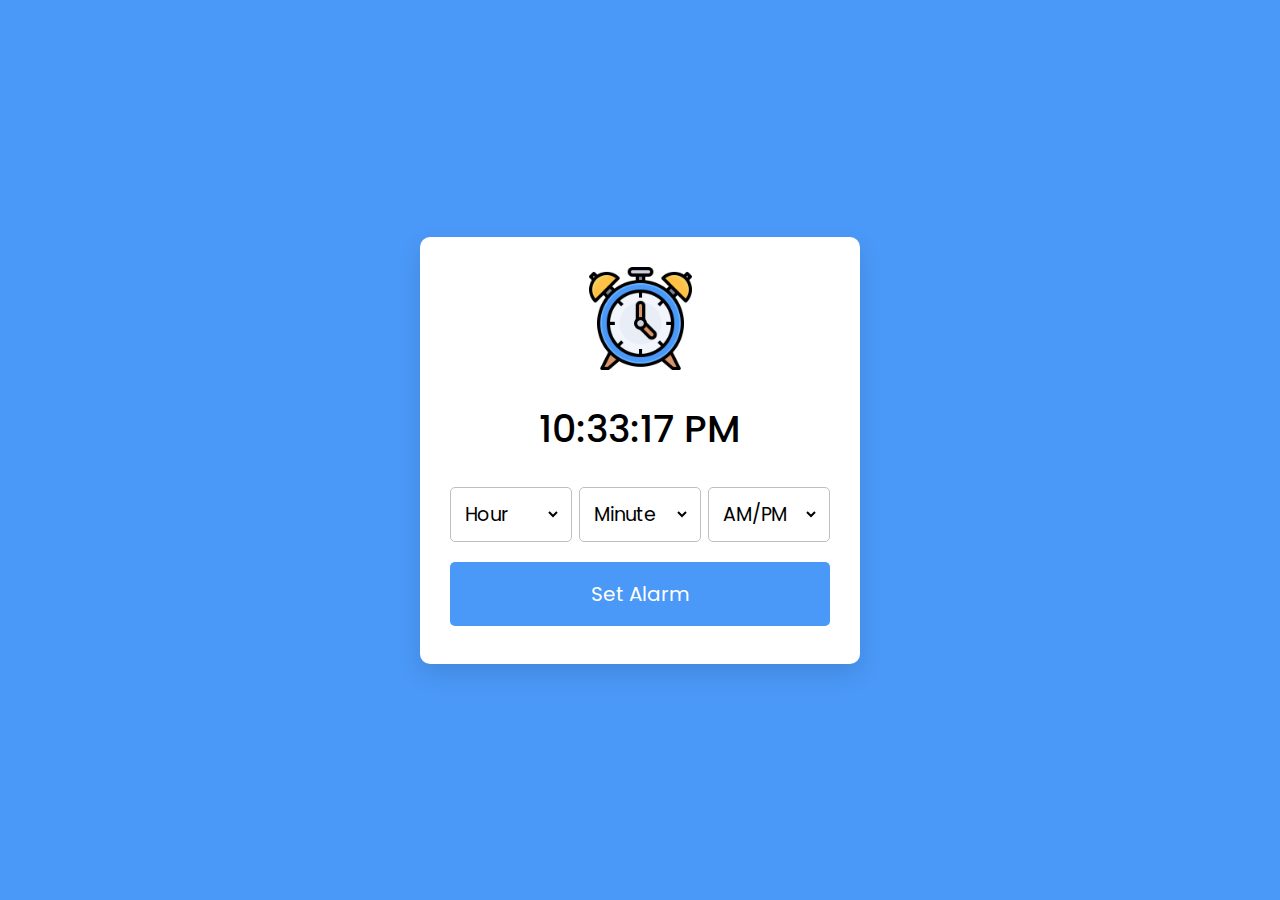
<file: Alarm-Clock/index.html>
<!DOCTYPE html>
<!-- Coding By CodingNepal - youtube.com/codingnepal -->
<html lang="en" dir="ltr">
  <head>
    <meta charset="utf-8">
    <title>Alarm Clock in JavaScript | CodingNepal</title>
    <link rel="stylesheet" href="style.css">
    <meta name="viewport" content="width=device-width, initial-scale=1.0">
  </head>
  <body>
    <div class="wrapper">
      <img src="./files/clock.svg" alt="clock">
      <h1>00:00:00 PM</h1>
      <div class="content">
        <div class="column">
          <select>
            <option value="Hour" selected disabled hidden>Hour</option>
          </select>
        </div>
        <div class="column">
          <select>
            <option value="Minute" selected disabled hidden>Minute</option>
          </select>
        </div>
        <div class="column">
          <select>
            <option value="AM/PM" selected disabled hidden>AM/PM</option>
          </select>
        </div>
      </div>
      <button>Set Alarm</button>
    </div>
    <script src="script.js"></script>
  </body>
</html>
</file>
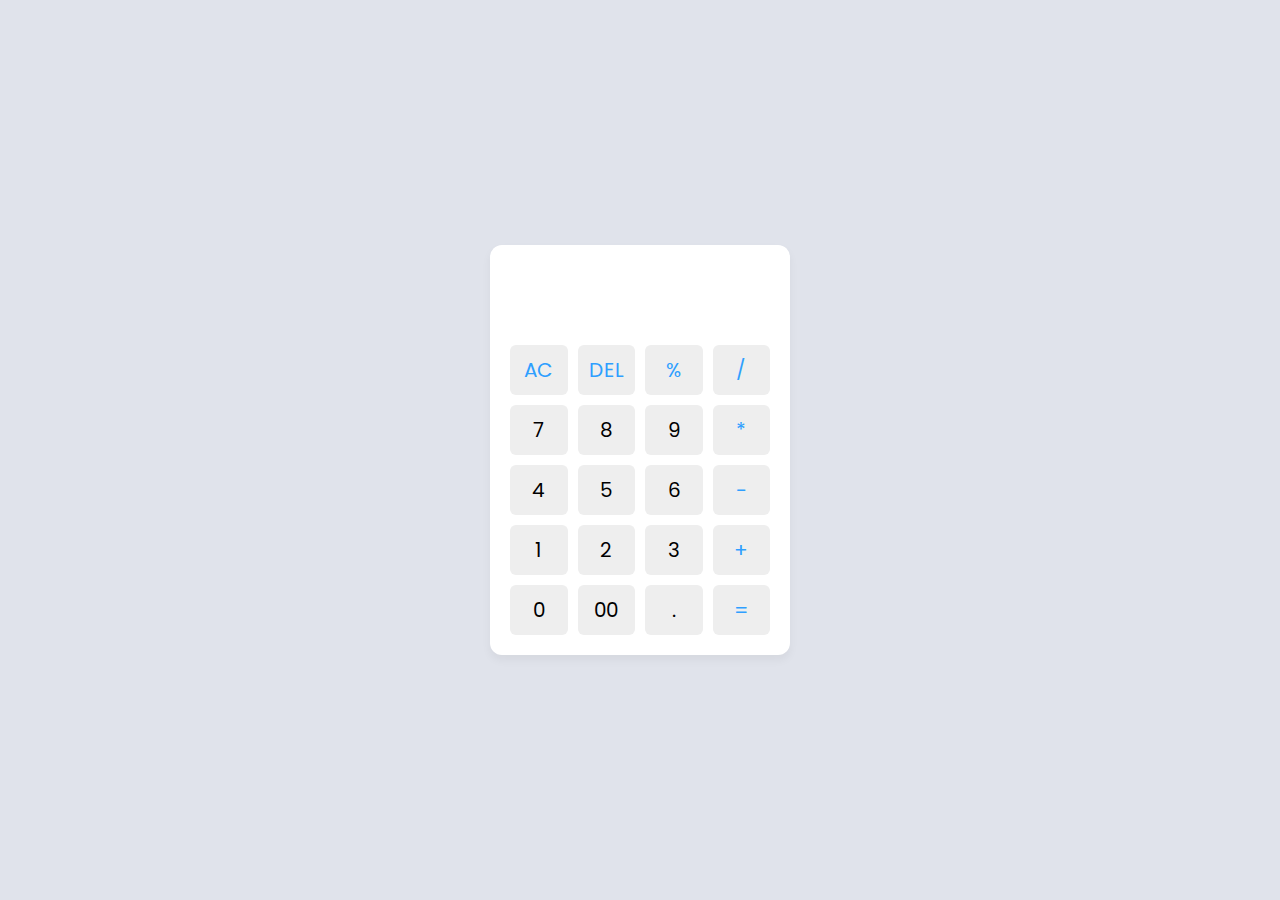
<file: Calculator/index.html>
<!DOCTYPE html>
<!-- YouTube & Website - CodingLab -->
<html lang="en">
  <head>
    <meta charset="UTF-8" />
    <meta http-equiv="X-UA-Compatible" content="IE=edge" />
    <meta name="viewport" content="width=device-width, initial-scale=1.0" />
    <title>Calculator in HTML CSS & JavaScript</title>
    <link rel="stylesheet" href="style.css" />
  </head>
  <body>
    <div class="container">
      <input type="text" class="display" />

      <div class="buttons">
        <button class="operator" data-value="AC">AC</button>
        <button class="operator" data-value="DEL">DEL</button>
        <button class="operator" data-value="%">%</button>
        <button class="operator" data-value="/">/</button>

        <button data-value="7">7</button>
        <button data-value="8">8</button>
        <button data-value="9">9</button>
        <button class="operator" data-value="*">*</button>

        <button data-value="4">4</button>
        <button data-value="5">5</button>
        <button data-value="6">6</button>
        <button class="operator" data-value="-">-</button>

        <button data-value="1">1</button>
        <button data-value="2">2</button>
        <button data-value="3">3</button>
        <button class="operator" data-value="+">+</button>

        <button data-value="0">0</button>
        <button data-value="00">00</button>
        <button data-value=".">.</button>
        <button class="operator" data-value="=">=</button>
      </div>
    </div>

    <script src="script.js"></script>
  </body>
</html>
</file>
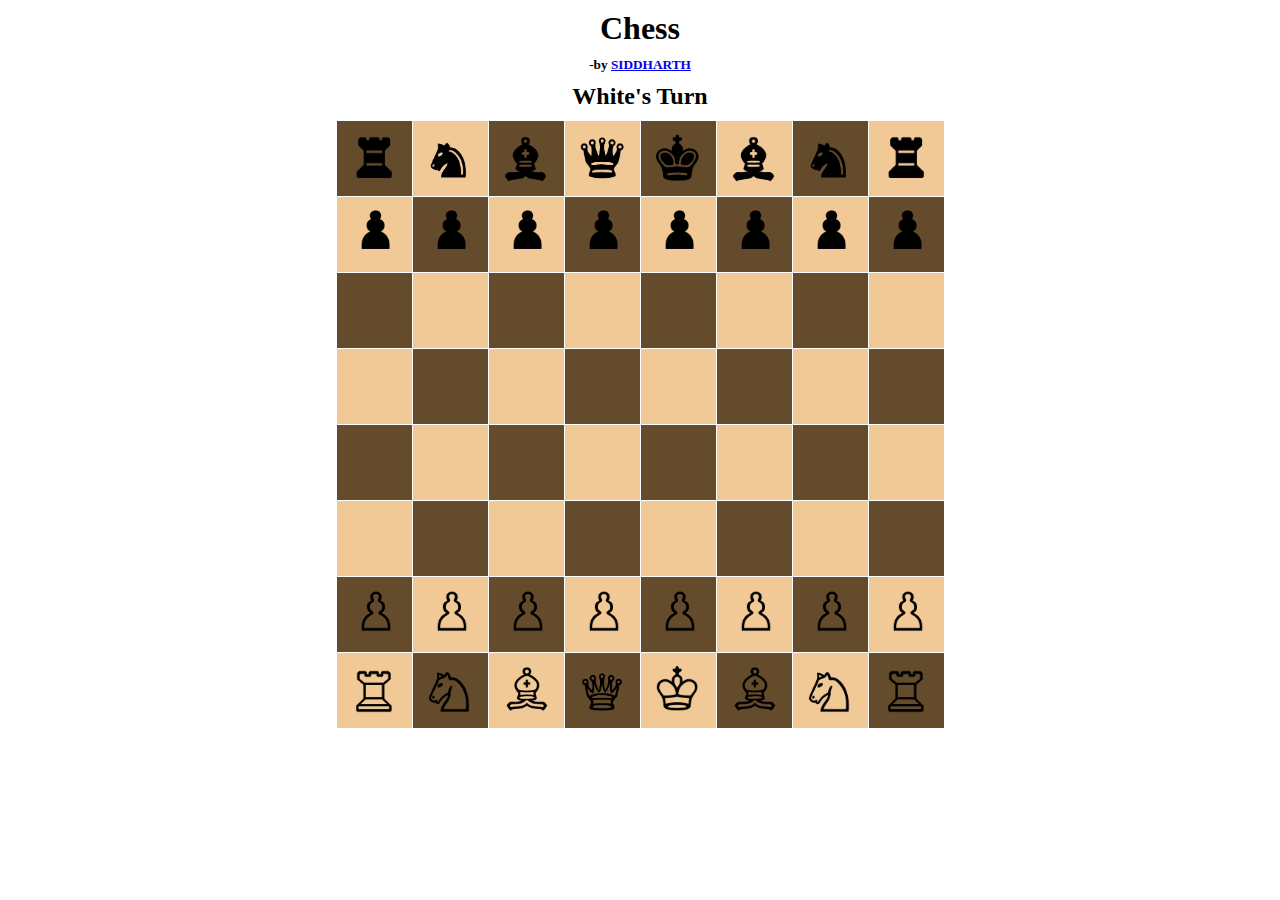
<file: Chess-Game/index.html>
<!DOCTYPE html>
<html lang="en">

<head>
    <meta charset="UTF-8">
    <meta http-equiv="X-UA-Compatible" content="IE=edge">
    <meta name="viewport" content="width=device-width, initial-scale=1.0">
    <meta name="author" content="Jahid Khan">
    <link rel="stylesheet" href="Chess.css">
    
    <title>Chess</title>
</head>


<body>

    <h1>Chess</h1>
    <h5>-by <a href="https://github.com/isiddverma">SIDDHARTH</a></h5>
    <h2 id="tog">White's Turn</h2>


    
    <ul>

        <div class="divv" id="row8">
            <li class="box" id="b801">Brook</li>
            <li class="box" id="b802">Bknight</li>
            <li class="box" id="b803">Bbishop</li>
            <li class="box" id="b804">Bqueen</li>
            <li class="box" id="b805">Bking</li>
            <li class="box" id="b806">Bbishop</li>
            <li class="box" id="b807">Bknight</li>
            <li class="box" id="b808">Brook</li>
        </div>
        <div class="divv" id="row7">
            <li class="box" id="b701">Bpawn</li>
            <li class="box" id="b702">Bpawn</li>
            <li class="box" id="b703">Bpawn</li>
            <li class="box" id="b704">Bpawn</li>
            <li class="box" id="b705">Bpawn</li>
            <li class="box" id="b706">Bpawn</li>
            <li class="box" id="b707">Bpawn</li>
            <li class="box" id="b708">Bpawn</li>
        </div>
        <div class="divv" id="row6">
            <li class="box" id="b601"></li>
            <li class="box" id="b602"></li>
            <li class="box" id="b603"></li>
            <li class="box" id="b604"></li>
            <li class="box" id="b605"></li>
            <li class="box" id="b606"></li>
            <li class="box" id="b607"></li>
            <li class="box" id="b608"></li>
        </div>
        <div class="divv" id="row5">
            <li class="box" id="b501"></li>
            <li class="box" id="b502"></li>
            <li class="box" id="b503"></li>
            <li class="box" id="b504"></li>
            <li class="box" id="b505"></li>
            <li class="box" id="b506"></li>
            <li class="box" id="b507"></li>
            <li class="box" id="b508"></li>
        </div>
        <div class="divv" id="row4">
            <li class="box" id="b401"></li>
            <li class="box" id="b402"></li>
            <li class="box" id="b403"></li>
            <li class="box" id="b404"></li>
            <li class="box" id="b405"></li>
            <li class="box" id="b406"></li>
            <li class="box" id="b407"></li>
            <li class="box" id="b408"></li>
        </div>
        <div class="divv" id="row3">
            <li class="box" id="b301"></li>
            <li class="box" id="b302"></li>
            <li class="box" id="b303"></li>
            <li class="box" id="b304"></li>
            <li class="box" id="b305"></li>
            <li class="box" id="b306"></li>
            <li class="box" id="b307"></li>
            <li class="box" id="b308"></li>
        </div>

        <div class="divv" id="row2">
            <li class="box Wpawn" id="b201">Wpawn</li>
            <li class="box Wpawn" id="b202">Wpawn</li>
            <li class="box Wpawn" id="b203">Wpawn</li>
            <li class="box Wpawn" id="b204">Wpawn</li>
            <li class="box Wpawn" id="b205">Wpawn</li>
            <li class="box Wpawn" id="b206">Wpawn</li>
            <li class="box Wpawn" id="b207">Wpawn</li>
            <li class="box Wpawn" id="b208">Wpawn</li>
        </div>
        <div class="divv" id="row1">
            <li class="box" id="b101">Wrook</li>
            <li class="box" id="b102">Wknight</li>
            <li class="box" id="b103">Wbishop</li>
            <li class="box" id="b104">Wqueen</li>
            <li class="box" id="b105">Wking</li>
            <li class="box" id="b106">Wbishop</li>
            <li class="box" id="b107">Wknight</li>
            <li class="box" id="b108">Wrook</li>
        </div>

    </ul>
    <script src="Chess.js"></script>
</body>

<script>


   
</script>

</html>
</file>
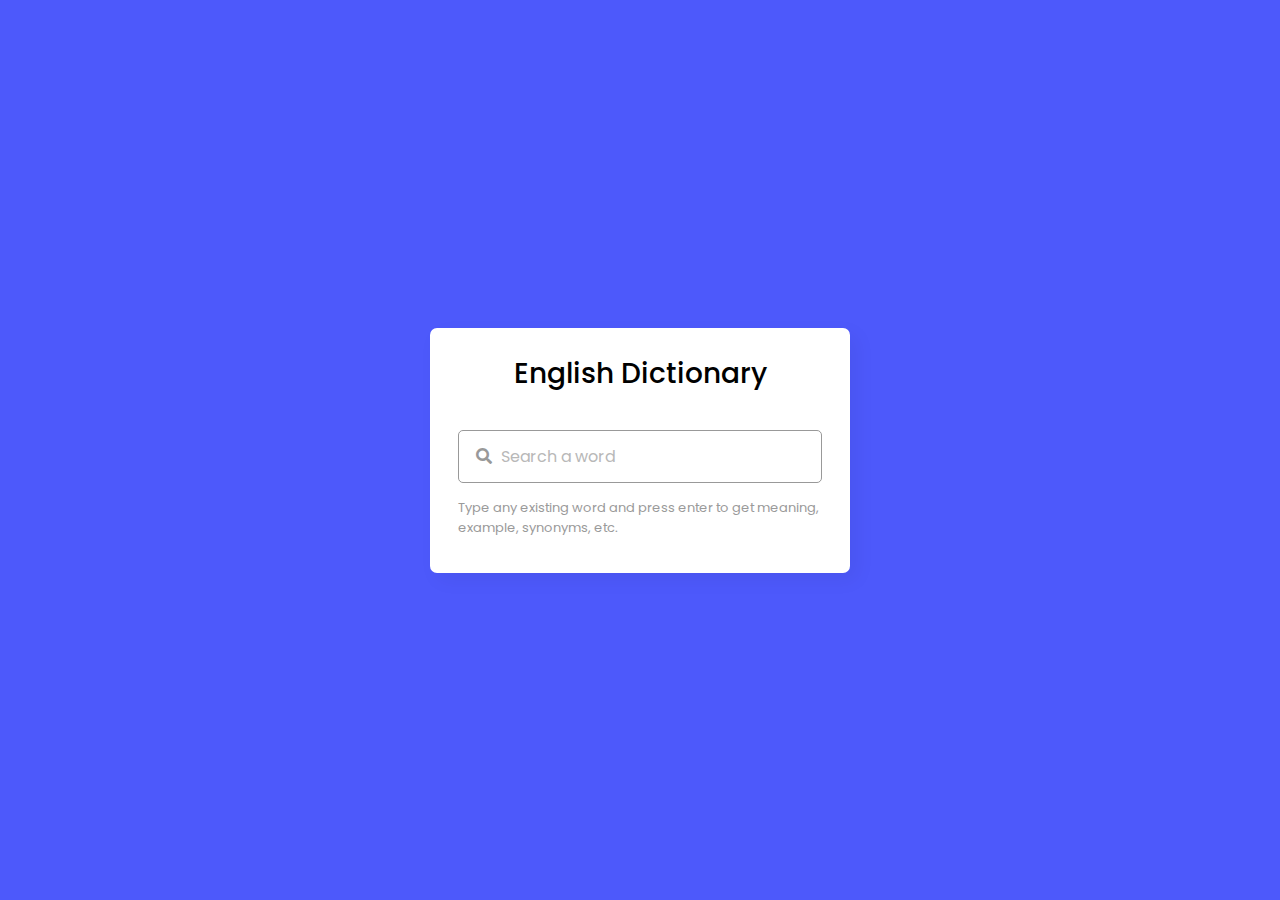
<file: Dictionary-App-in-JavaScript/index.html>
<!DOCTYPE html>
<!-- Coding By CodingNepal - youtube.com/codingnepal -->
<html lang="en" dir="ltr">
  <head>
    <meta charset="utf-8">  
    <title>Dictionary App in JavaScript | CodingNepal</title>
    <link rel="stylesheet" href="style.css">
    <meta name="viewport" content="width=device-width, initial-scale=1.0">
    <!-- CDN Link for Icons -->
    <link rel="stylesheet" href="https://fonts.googleapis.com/icon?family=Material+Icons">
    <link rel="stylesheet" href="https://cdnjs.cloudflare.com/ajax/libs/font-awesome/5.15.3/css/all.min.css"/>
  </head>
  <body>
    <div class="wrapper">
      <header>English Dictionary</header>
      <div class="search">
        <input type="text" placeholder="Search a word" required spellcheck="false">
        <i class="fas fa-search"></i>
        <span class="material-icons">close</span>
      </div>
      <p class="info-text">Type any existing word and press enter to get meaning, example, synonyms, etc.</p>
      <ul>
        <li class="word">
          <div class="details">
            <p>__</p>
            <span>_ _</span>
          </div>
          <i class="fas fa-volume-up"></i>
        </li>
        <div class="content">
          <li class="meaning">
            <div class="details">
              <p>Meaning</p>
              <span>___</span>
            </div>
          </li>
          <li class="example">
            <div class="details">
              <p>Example</p>
              <span>___</span>
            </div>
          </li>
          <li class="synonyms">
            <div class="details">
              <p>Synonyms</p>
              <div class="list"></div>
            </div>
          </li>
        </div>
      </ul>
    </div>

    <script src="script.js"></script>

  </body>
</html>
</file>
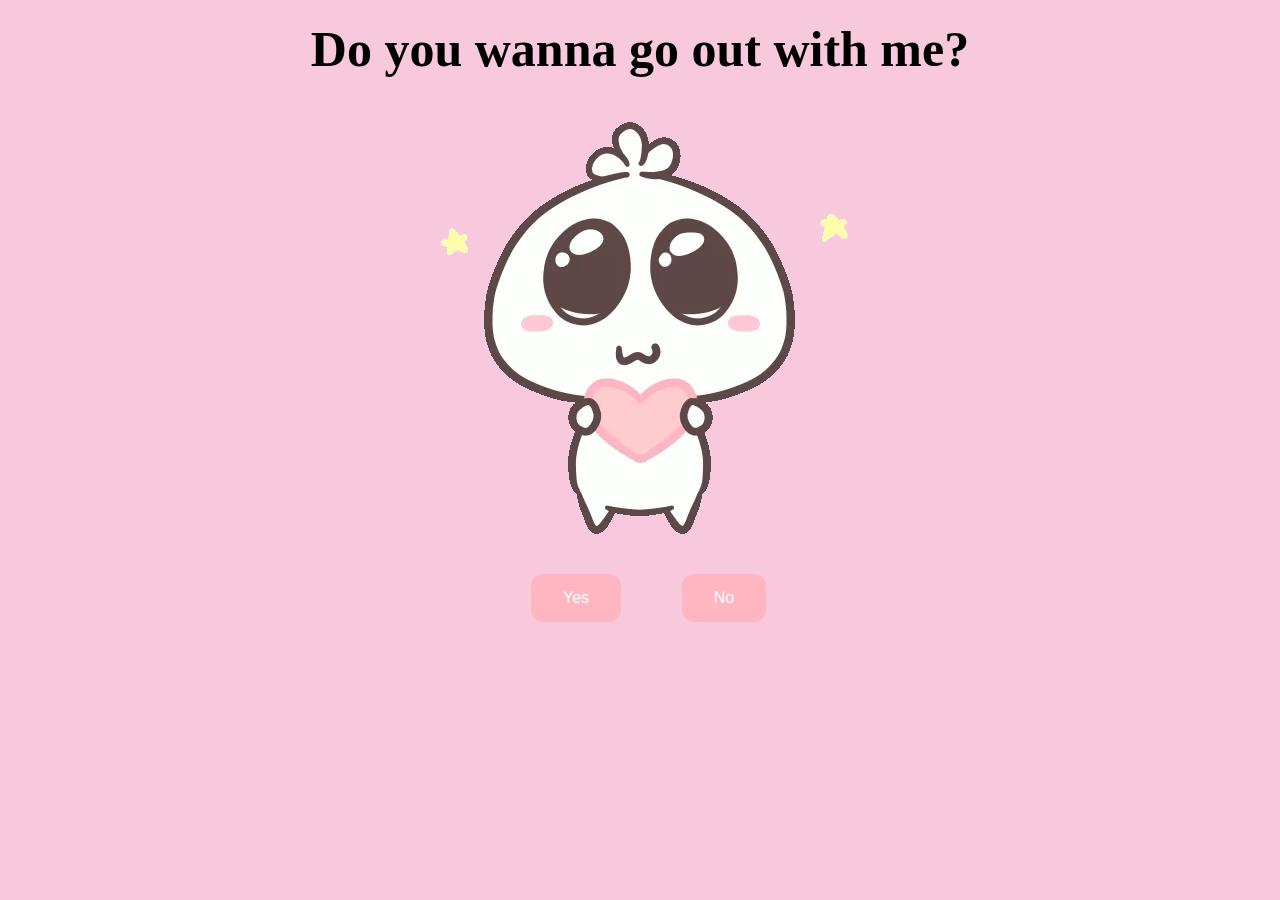
<file: Do-You-Go-Out-With-Me/index.html>
<!DOCTYPE html>
<html lang="en-IN" dir="ltr">
  <head>
    <title>Do you wanna go out with me?</title>
    <meta charset="utf-8">
    <meta name="author" content="SidPro"/>
    <meta name="viewport" content="width=device-width,initial-scale=1.0"/>
    <meta name="description" content="Do you wanna go out with me? A website to invite your lover for a date by Collegeek online learning platform."/>
    <meta name="keywords" content="Do you wanna go out with me,A website to invite your lover for a date,Collegeek,Collegeek.com,learning programing,programming tutorial,tools,Live_DHTML,Convertor,microprocessor"/>
    <link rel="stylesheet" href="./style.css">
    <!-- icons -->
    <link rel="apple-touch-icon" sizes="57x57" href="image/icons/favicon-57x57.png">
    <link rel="apple-touch-icon" sizes="60x60" href="image/icons/favicon-60x60.png">
    <link rel="apple-touch-icon" sizes="72x72" href="image/icons/favicon-72x72.png">
    <link rel="apple-touch-icon" sizes="76x76" href="image/icons/favicon-76x76.png">
    <link rel="apple-touch-icon" sizes="114x114" href="image/icons/favicon-114x114.png">
    <link rel="apple-touch-icon" sizes="120x120" href="image/icons/favicon-120x120.png">
    <link rel="apple-touch-icon" sizes="144x144" href="image/icons/favicon-144x144.png">
    <link rel="apple-touch-icon" sizes="152x152" href="image/icons/favicon-152x152.png">
    <link rel="apple-touch-icon" sizes="180x180" href="image/icons/favicon-180x180.png">
    <link rel="icon" type="image/png" sizes="16x16" href="image/icons/favicon-16x16.png">
    <link rel="icon" type="image/png" sizes="32x32" href="image/icons/favicon-32x32.png">
    <link rel="icon" type="image/png" sizes="96x96" href="image/icons/favicon-96x96.png">
    <link rel="icon" type="image/png" sizes="192x192" href="image/icons/favicon-192x192.png">
    <link rel="shortcut icon" type="image/x-icon" href="image/icons/favicon.ico">
    <link rel="icon" type="image/x-icon" href="image/icons/favicon.ico">
    <meta name="msapplication-TileColor" content="#ffffff">
    <meta name="msapplication-TileImage" content="image/icons/favicon-144x144.png">
    <meta name="msapplication-config" content="image/icons/browserconfig.xml">
    <link rel="manifest" href="image/icons/manifest.json">
    <!-- icons -->
	<!-- Global site tag (gtag.js) - Google Analytics -->
    <script async src="https://www.googletagmanager.com/gtag/js?id=G-3EWCZHDCG9"></script>
    <script>
      window.dataLayer = window.dataLayer || [];
      function gtag(){dataLayer.push(arguments);}
      gtag('js', new Date());

      gtag('config', 'G-3EWCZHDCG9');
    </script>
  </head>
  <body>
        <div id="ask" class="container">
            <div >
                <h1 class = "header_text">Do you wanna go out with me?</h1>
            </div>
            <div class="gif_container">
                <img src="image/ask.gif" alt="Cute animated illustration">
            </div>
            <div class = "buttons">
                <button class="btn" id = "yesButton" onclick="nextPage()">Yes</button>
                <button class="btn" id="noButton" onmouseover="moveButton()" onclick="moveButton()">No</button>
            </div>
            <video id="novideo" width="0" height="0" controls>
                <source src="image/SadMoment.mp4" 
                   type="video/mp4">
            </video>
        </div>
        <div id="ans" class="container">
            <div >
                <h1 class = "header_text">Yeeeyyyy!!</h1>
            </div>
            <div class="gif_container">
                <img src="image/ans.gif" alt="Cute animated illustration">
            </div>
            <div class="gif_container qrimage">
                <img src="image/siddharth_gabu_qr.png" onclick="window.open('https://www.instagram.com/siddharth_gabu/')" alt="Insta Profile QR code">
            </div>
            <video id="ansvideo" width="0" height="0" controls>
                <source src="image/KidsCheering.mp4" 
                   type="video/mp4">
            </video>
        </div>
    </body> 
    <script>

        var debounce = function(fn, t = 1000) {
            let timer;
            return function(...args) {
                clearTimeout(timer);
                timer = setTimeout(() => fn(...args), t);
            }
        };


        function playAudio()
        {
            document.getElementById('novideo').play();
        }

        function nextPage() {
            //window.location.href = "yes.html";
            document.getElementById('ans').style.display = 'block';
            document.getElementById('ask').style.display = 'none';
            document.getElementById('novideo').pause();
            document.getElementById('ansvideo').play();
        }

        function moveButton() {
            var x = Math.random() * (window.innerWidth - document.getElementById('noButton').offsetWidth);
            var y = Math.random() * (window.innerHeight - document.getElementById('noButton').offsetHeight);
            document.getElementById('noButton').style.left = `${x}px`;
            document.getElementById('noButton').style.top = `${y}px`;
            playAudio();
        }

    </script> 
</html>
</file>
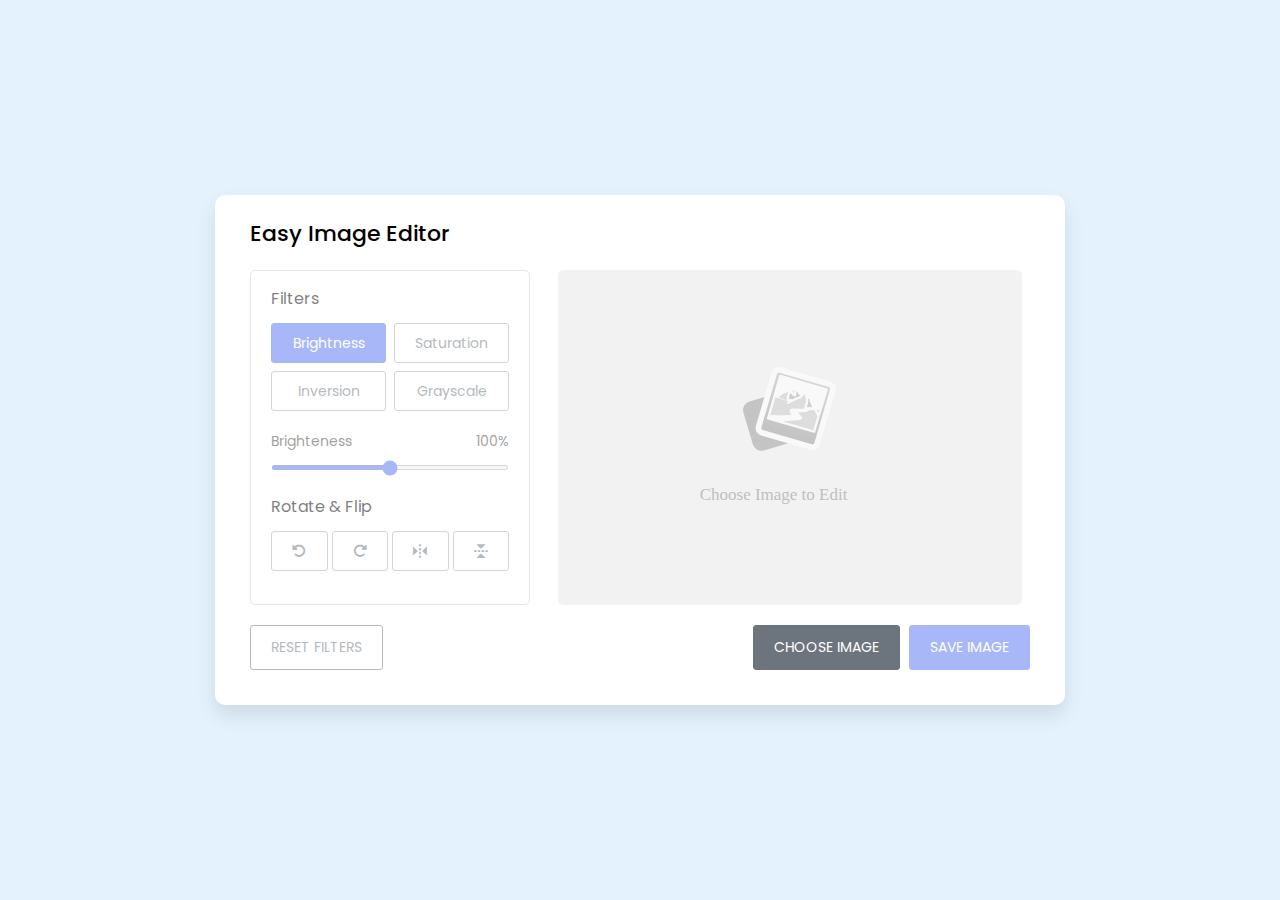
<file: Image-Editor-JavaScript/index.html>
<!DOCTYPE html>
<!-- Coding By CodingNepal - youtube.com/codingnepal -->
<html lang="en" dir="ltr">
  <head>
    <meta charset="utf-8">
    <title>Image Editor JavaScript | CodingNepal</title>
    <link rel="stylesheet" href="style.css">
    <meta name="viewport" content="width=device-width, initial-scale=1.0">
    <link rel="stylesheet" href="https://unpkg.com/boxicons@2.1.2/css/boxicons.min.css">
    <link rel="stylesheet" href="https://cdnjs.cloudflare.com/ajax/libs/font-awesome/6.1.1/css/all.min.css"/>
  </head>
  <body>
    <div class="container disable">
        <h2>Easy Image Editor</h2>
        <div class="wrapper">
            <div class="editor-panel">
                <div class="filter">
                    <label class="title">Filters</label>
                    <div class="options">
                        <button id="brightness" class="active">Brightness</button>
                        <button id="saturation">Saturation</button>
                        <button id="inversion">Inversion</button>
                        <button id="grayscale">Grayscale</button>
                    </div>
                    <div class="slider">
                        <div class="filter-info">
                            <p class="name">Brighteness</p>
                            <p class="value">100%</p>
                        </div>
                        <input type="range" value="100" min="0" max="200">
                    </div>
                </div>
                <div class="rotate">
                    <label class="title">Rotate & Flip</label>
                    <div class="options">
                        <button id="left"><i class="fa-solid fa-rotate-left"></i></button>
                        <button id="right"><i class="fa-solid fa-rotate-right"></i></button>
                        <button id="horizontal"><i class='bx bx-reflect-vertical'></i></button>
                        <button id="vertical"><i class='bx bx-reflect-horizontal' ></i></button>
                    </div>
                </div>
            </div>
            <div class="preview-img">
                <img src="image-placeholder.svg" alt="preview-img">
            </div>
        </div>
        <div class="controls">
            <button class="reset-filter">Reset Filters</button>
            <div class="row">
                <input type="file" class="file-input" accept="image/*" hidden>
                <button class="choose-img">Choose Image</button>
                <button class="save-img">Save Image</button>
            </div>
        </div>
    </div>

    <script src="script.js"></script>
    
  </body>
</html>
</file>
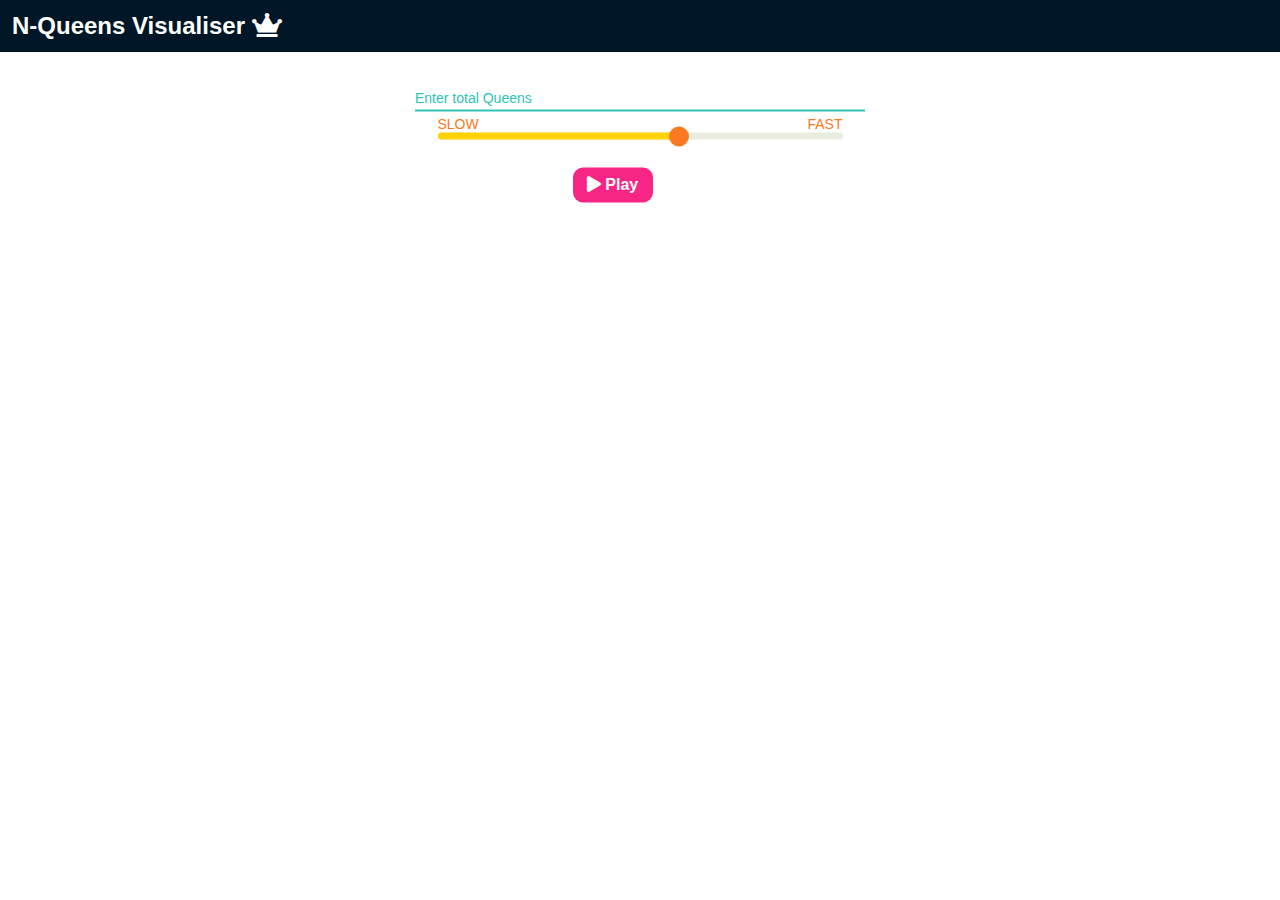
<file: N-Queens-Puzzle/index.html>
<!DOCTYPE html>
<html lang="en">
  <head>
    <meta charset="UTF-8" />
    <meta name="viewport" content="width=device-width, initial-scale=1.0" />
    <title>N-Queen-Visualiser</title>
    <link
      rel="stylesheet"
      href="https://use.fontawesome.com/releases/v5.8.1/css/all.css"
    />
    <link rel="stylesheet" href="style.css" />
  </head>

  <body>
    <header class="header">
      <h2>
        N-Queens Visualiser <i class="fas fa-crown" style="color: #fdfffc"></i>
      </h2>
    </header>
    <div class="n-queen">
      <div class="inputbox">
        <input type="number" class="numberbox" id="numberbox" required />
        <label>Enter total Queens</label>
      </div>

      <div class="slider-container">
        <input
          class="slider"
          id="slider"
          type="range"
          min="0"
          max="100"
          value="60"
        />
        <div id="progress-bar"></div>
      </div>
      <button class="play-button" id="play-button">
        <i class="fa fa-play" aria-hidden="true"></i> Play
      </button>
    </div>

    <div class="queen-arrangement" id="queen-arrangement"></div>
    <div id="n-queen-board"></div>
    <script src="app.js"></script>
  </body>
</html>
</file>
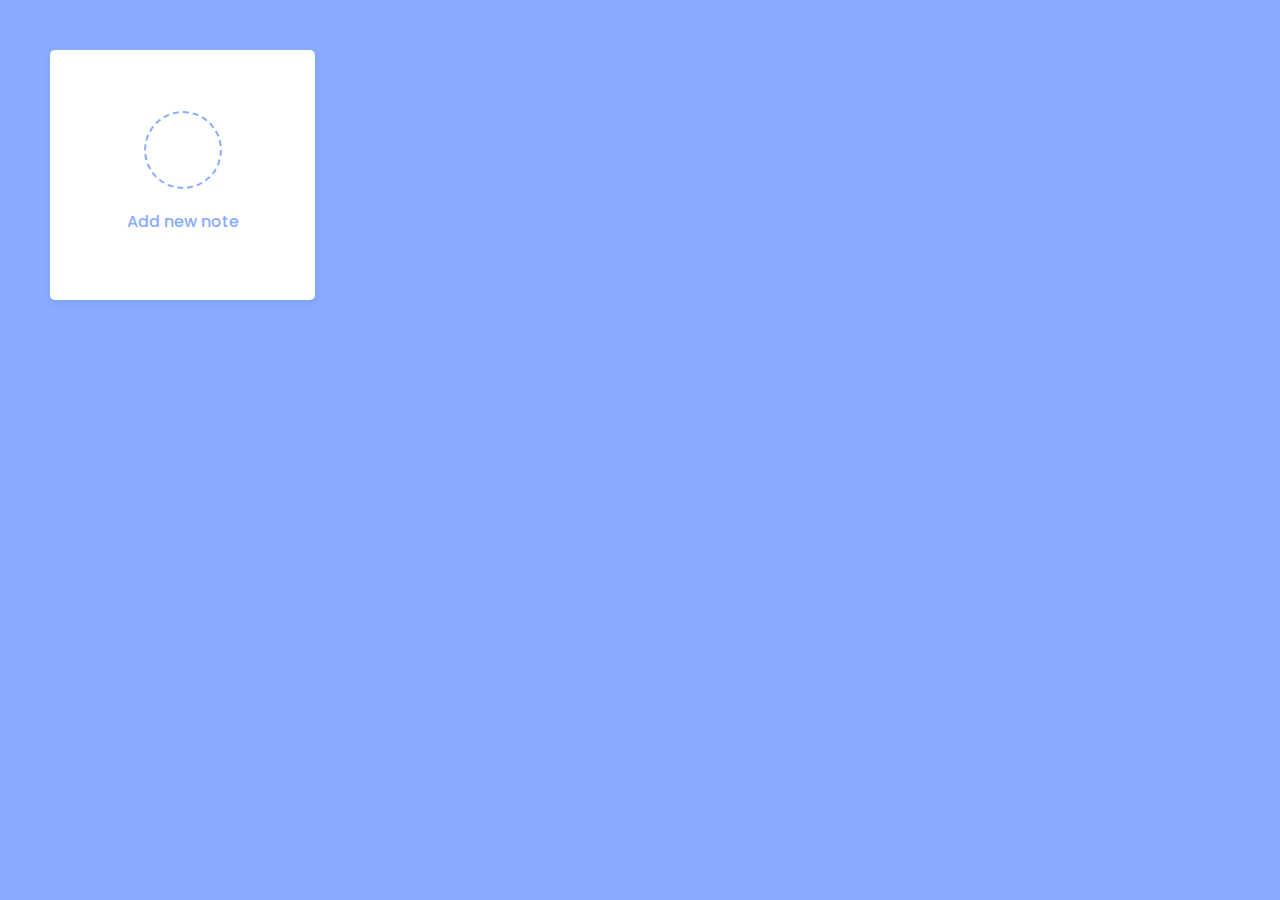
<file: Notes-App-in-JavaScript/index.html>
<!DOCTYPE html>
<!-- Coding By CodingNepal - youtube.com/codingnepal -->
<html lang="en" dir="ltr">
  <head>
    <meta charset="utf-8">  
    <title>Notes App in JavaScript | CodingNepal</title>
    <link rel="stylesheet" href="style.css">
    <meta name="viewport" content="width=device-width, initial-scale=1.0">
    <!-- Iconscout Link For Icons -->
    <link rel="stylesheet" href="https://unicons.iconscout.com/release/v4.0.0/css/line.css">
  </head>
  <body>
    <div class="popup-box">
      <div class="popup">
        <div class="content">
          <header>
            <p></p>
            <i class="uil uil-times"></i>
          </header>
          <form action="#">
            <div class="row title">
              <label>Title</label>
              <input type="text" spellcheck="false">
            </div>
            <div class="row description">
              <label>Description</label>
              <textarea spellcheck="false"></textarea>
            </div>
            <button></button>
          </form>
        </div>
      </div>
    </div>
    <div class="wrapper">
      <li class="add-box">
        <div class="icon"><i class="uil uil-plus"></i></div>
        <p>Add new note</p>
      </li>
    </div>

    <script src="script.js"></script>
    
  </body>
</html>
</file>
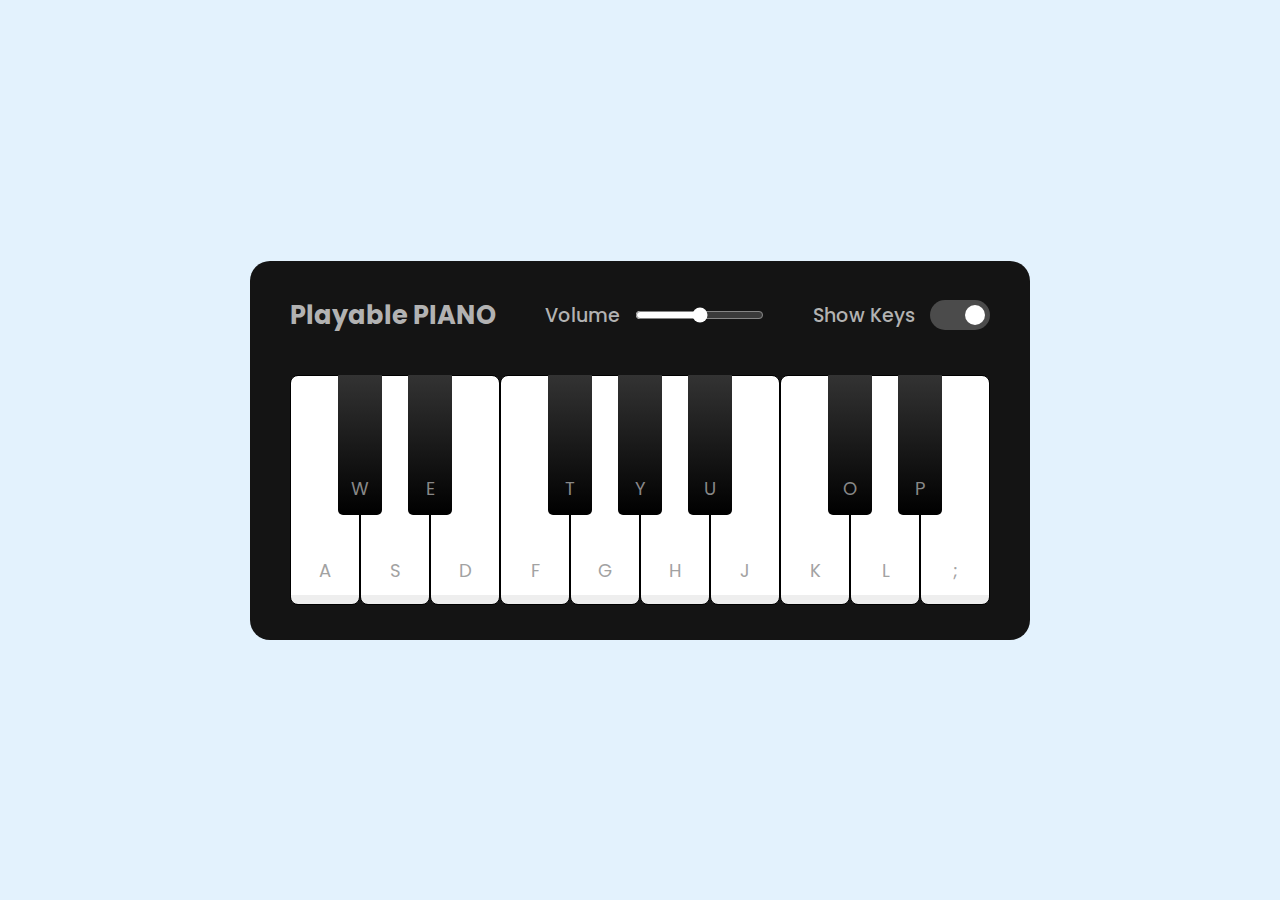
<file: Playable-Piano/index.html>
<!DOCTYPE html>
<!-- Coding By CodingNepal - youtube.com/codingnepal -->
<html lang="en" dir="ltr">
  <head>
    <meta charset="utf-8">
    <title>Playable Piano JavaScript | CodingNepal</title>
    <link rel="stylesheet" href="style.css">
    <meta name="viewport" content="width=device-width, initial-scale=1.0">
    <script src="script.js" defer></script>
  </head>
  <body>
    <div class="wrapper">
      <header>
        <h2>Playable PIANO</h2>
        <div class="column volume-slider">
          <span>Volume</span><input type="range" min="0" max="1" value="0.5" step="any">
        </div>
        <div class="column keys-checkbox">
          <span>Show Keys</span><input type="checkbox" checked>
        </div>
      </header>
      <ul class="piano-keys">
        <li class="key white" data-key="a"><span>a</span></li>
        <li class="key black" data-key="w"><span>w</span></li>
        <li class="key white" data-key="s"><span>s</span></li>
        <li class="key black" data-key="e"><span>e</span></li>
        <li class="key white" data-key="d"><span>d</span></li>
        <li class="key white" data-key="f"><span>f</span></li>
        <li class="key black" data-key="t"><span>t</span></li>
        <li class="key white" data-key="g"><span>g</span></li>
        <li class="key black" data-key="y"><span>y</span></li>
        <li class="key white" data-key="h"><span>h</span></li>
        <li class="key black" data-key="u"><span>u</span></li>
        <li class="key white" data-key="j"><span>j</span></li>
        <li class="key white" data-key="k"><span>k</span></li>
        <li class="key black" data-key="o"><span>o</span></li>
        <li class="key white" data-key="l"><span>l</span></li>
        <li class="key black" data-key="p"><span>p</span></li>
        <li class="key white" data-key=";"><span>;</span></li>
      </ul>
    </div>

  </body>
</html>
</file>
<file: Alarm-Clock/style.css>
/* Import Google font - Poppins */
@import url('https://fonts.googleapis.com/css2?family=Poppins:wght@400;500;600&display=swap');
*{
  margin: 0;
  padding: 0;
  box-sizing: border-box;
  font-family: 'Poppins', sans-serif;
}
body, .wrapper, .content{
  display: flex;
  align-items: center;
  justify-content: center;
}
body{
  padding: 0 10px;
  min-height: 100vh;
  background: #4A98F7;
}
.wrapper{
  width: 440px;
  padding: 30px 30px 38px;
  background: #fff;
  border-radius: 10px;
  flex-direction: column;
  box-shadow: 0 10px 25px rgba(0,0,0,0.1);
}
.wrapper img{
  max-width: 103px;
}
.wrapper h1{
  font-size: 38px;
  font-weight: 500;
  margin: 30px 0;
}
.wrapper .content{
  width: 100%;
  justify-content: space-between;
}
.content.disable{
  cursor: no-drop;
}
.content .column{
  padding: 0 10px;
  border-radius: 5px;
  border: 1px solid #bfbfbf;
  width: calc(100% / 3 - 5px);
}
.content.disable .column{
  opacity: 0.6;
  pointer-events: none;
}
.column select{
  width: 100%;
  height: 53px;
  border: none;
  outline: none;
  background: none;
  font-size: 19px;
}
.wrapper button{
  width: 100%;
  border: none;
  outline: none;
  color: #fff;
  cursor: pointer;
  font-size: 20px;
  padding: 17px 0;
  margin-top: 20px;
  border-radius: 5px;
  background: #4A98F7;
}
</file>
<file: Calculator/style.css>
/* Import Google font - Poppins */
@import url("https://fonts.googleapis.com/css2?family=Poppins:wght@300;400;500;600;700&display=swap");
* {
  margin: 0;
  padding: 0;
  box-sizing: border-box;
  font-family: "Poppins", sans-serif;
}
body {
  height: 100vh;
  display: flex;
  align-items: center;
  justify-content: center;
  background: #e0e3eb;
}
.container {
  position: relative;
  max-width: 300px;
  width: 100%;
  border-radius: 12px;
  padding: 10px 20px 20px;
  background: #fff;
  box-shadow: 0 5px 10px rgba(0, 0, 0, 0.05);
}
.display {
  height: 80px;
  width: 100%;
  outline: none;
  border: none;
  text-align: right;
  margin-bottom: 10px;
  font-size: 25px;
  color: #000e1a;
  pointer-events: none;
}
.buttons {
  display: grid;
  grid-gap: 10px;
  grid-template-columns: repeat(4, 1fr);
}
.buttons button {
  padding: 10px;
  border-radius: 6px;
  border: none;
  font-size: 20px;
  cursor: pointer;
  background-color: #eee;
}
.buttons button:active {
  transform: scale(0.99);
}
.operator {
  color: #2f9fff;
}
</file>
<file: Chess-Game/Chess.css>
* {
    margin: 0;
    padding: 0;
}

body {
    display: grid;
    place-items: center;
    overflow-x: hidden;
}

h1 {
    margin: 10px;
}

ul {
    display: grid;
    grid-template-columns: 1fr;
}

.divv {
    display: flex;
}

li {
    list-style: none;
    display: grid;
    place-items: center;
    font-size: 0px;
}

.box {
    margin: .5px;
    width: 75px;
    height: 75px;
}

#tog {
    margin: 10px 0px;
}



.allimg {
    width: 45px;
    position: relative;
    bottom: 5px;
}

.allpawn {
    transform: scale(.7);
}

.authcont {
    width: 100vw;
}

.author {
    float: right;
    margin-right: 50px;

}


@media (max-width:650px){

    #tog {
        margin-bottom: 70px;

    }

    .box {
        width: 11vw;
        height: 11vw;
    }

    .allimg {
        width: 7vw;
    }
}
</file>
<file: Dictionary-App-in-JavaScript/style.css>
/* Import Google Font - Poppins */
@import url('https://fonts.googleapis.com/css2?family=Poppins:wght@400;500;600;700&display=swap');
*{
  margin: 0;
  padding: 0;
  box-sizing: border-box;
  font-family: 'Poppins', sans-serif;
}
body{
  display: flex;
  align-items: center;
  justify-content: center;
  min-height: 100vh;
  background: #4D59FB;
}
::selection{
  color: #fff;
  background: #4D59FB;
}
.wrapper{
  width: 420px;
  border-radius: 7px;
  background: #fff;
  padding: 25px 28px 45px;
  box-shadow: 7px 7px 20px rgba(0, 0, 0, 0.05);
}
.wrapper header{
  font-size: 28px;
  font-weight: 500;
  text-align: center;
}
.wrapper .search{
  position: relative;
  margin: 35px 0 18px;
}
.search input{
  height: 53px;
  width: 100%;
  outline: none;
  font-size: 16px;
  border-radius: 5px;
  padding: 0 42px;
  border: 1px solid #999;
}
.search input:focus{
  padding: 0 41px;
  border: 2px solid #4D59FB;
}
.search input::placeholder{
  color: #B8B8B8;
}
.search :where(i, span){
  position: absolute;
  top: 50%;
  color: #999;
  transform: translateY(-50%);
}
.search i{
  left: 18px;
  pointer-events: none;
  font-size: 16px;
}
.search input:focus ~ i{
  color: #4D59FB;
}
.search span{
  right: 15px;
  cursor: pointer;
  font-size: 18px;
  display: none;
}
.search input:valid ~ span{
  display: block;
}
.wrapper .info-text{
  font-size: 13px;
  color: #9A9A9A;
  margin: -3px 0 -10px;
}
.wrapper.active .info-text{
  display: none;
}
.info-text span{
  font-weight: 500;
}
.wrapper ul{
  height: 0;
  opacity: 0;
  padding-right: 1px;
  overflow-y: hidden;
  transition: all 0.2s ease;
}
.wrapper.active ul{
  opacity: 1;
  height: 303px;
}
.wrapper ul li{
  display: flex;
  list-style: none;
  margin-bottom: 14px;
  align-items: center;
  padding-bottom: 17px;
  border-bottom: 1px solid #D9D9D9;
  justify-content: space-between;
}
ul li:last-child{
  margin-bottom: 0;
  border-bottom: 0;
  padding-bottom: 0;
}
ul .word p{
  font-size: 22px;
  font-weight: 500;
}
ul .word span{
  font-size: 12px;
  color: #989898;
}
ul .word i{
  color: #999;
  font-size: 15px;
  cursor: pointer;
}
ul .content{
  max-height: 215px;
  overflow-y: auto;
}
ul .content::-webkit-scrollbar{
  width: 0px;
}
.content li .details{
  padding-left: 10px;
  border-radius: 4px 0 0 4px;
  border-left: 3px solid #4D59FB;
}
.content li p{
  font-size: 17px;
  font-weight: 500;
}
.content li span{
  font-size: 15px;
  color: #7E7E7E;
}
.content .synonyms .list{
  display: flex;
  flex-wrap: wrap;
}
.content .synonyms span{
  cursor: pointer;
  margin-right: 5px;
  text-decoration: underline;
}
</file>
<file: Do-You-Go-Out-With-Me/style.css>
body {
    
    height: 90vh;
    background-color: #F8C8DC;
}

#ans {
    display: none;
}

#ansvideo{
    visibility: hidden;
}

#novideo{
    visibility: hidden;
}

#noButton {
    position: absolute;
    margin-left: 150px;
    transition: 0.5s;
}

#yesButton {
    position: absolute;
    margin-right: 150px;
}

.header_text {
    font-family: 'Nunito';
    font-size: 50px;
    font-weight: bold;
    color: black;
    text-align: center;
    margin-top: 20px;
    margin-bottom: 0px;
}

.text {
    font-family: 'Nunito';
    font-size: 25px;
    font-weight: bold;
    color: white;
    text-align: center;
    margin-top: 20px;
    margin-bottom: 0px;
}

.buttons {
    display: flex;
    flex-direction: row;
    justify-content: center;
    align-items: center;
    margin-top: 20px;
    margin-left: 20px;
}

.btn {
    background-color: #FFB6C1;
    color: white;
    padding: 15px 32px;
    text-align: center;
    display: inline-block;
    font-size: 16px;
    margin: 4px 2px;
    cursor: pointer;
    border: none;
    border-radius: 12px;
    transition: background-color 0.3s ease;
}

.btn:hover {
    background-color:  #ff8e9f;
}

.gif_container {
    display: flex;
    justify-content: center;
    align-items: center;
}

.qrimage{
    display: block;
  margin-left: auto;
  margin-right: auto;
  max-width: 350px;
  height: auto;
}

img
{
    max-width: 100%;
    height: auto;
    cursor: pointer;
}

@media only screen and (max-width: 600px) {
    .header_text{
        color: black;
        font-size: 40px;
    }
    .qrimage{
        max-width: 50%;
        padding-left: 25%;
    }
    .gif_container{
        margin-left:0;
        height: auto;
        width: auto;
    }
  }
</file>
<file: Image-Editor-JavaScript/style.css>
/* Import Google font - Poppins */
@import url('https://fonts.googleapis.com/css2?family=Poppins:wght@400;500;600&display=swap');
*{
  margin: 0;
  padding: 0;
  box-sizing: border-box;
  font-family: 'Poppins', sans-serif;
}
body{
  display: flex;
  padding: 10px;
  min-height: 100vh;
  align-items: center;
  justify-content: center;
  background: #E3F2FD;
}
.container{
  width: 850px;
  padding: 30px 35px 35px;
  background: #fff;
  border-radius: 10px;
  box-shadow: 0 10px 20px rgba(0,0,0,0.1);
}
.container.disable .editor-panel,
.container.disable .controls .reset-filter,
.container.disable .controls .save-img{
  opacity: 0.5;
  pointer-events: none;
}
.container h2{
  margin-top: -8px;
  font-size: 22px;
  font-weight: 500;
}
.container .wrapper{
  display: flex;
  margin: 20px 0;
  min-height: 335px;
}
.wrapper .editor-panel{
  padding: 15px 20px;
  width: 280px;
  border-radius: 5px;
  border: 1px solid #ccc;
}
.editor-panel .title{
  display: block;
  font-size: 16px;
  margin-bottom: 12px;
}
.editor-panel .options, .controls{
  display: flex;
  flex-wrap: wrap;
  justify-content: space-between;
}
.editor-panel button{
  outline: none;
  height: 40px;
  font-size: 14px;
  color: #6C757D;
  background: #fff;
  border-radius: 3px;
  margin-bottom: 8px;
  border: 1px solid #aaa;
}
.editor-panel .filter button{
  width: calc(100% / 2 - 4px);
}
.editor-panel button:hover{
  background: #f5f5f5;
}
.filter button.active{
  color: #fff;
  border-color: #5372F0;
  background: #5372F0;
}
.filter .slider{
  margin-top: 12px;
}
.filter .slider .filter-info{
  display: flex;
  color: #464646;
  font-size: 14px;
  justify-content: space-between;
}
.filter .slider input{
  width: 100%;
  height: 5px;
  accent-color: #5372F0;
}
.editor-panel .rotate{
  margin-top: 17px;
}
.editor-panel .rotate button{
  display: flex;
  align-items: center;
  justify-content: center;
  width: calc(100% / 4 - 3px);
}
.rotate .options button:nth-child(3),
.rotate .options button:nth-child(4){
  font-size: 18px;
}
.rotate .options button:active{
  color: #fff;
  background: #5372F0;
  border-color: #5372F0;
}
.wrapper .preview-img{
  flex-grow: 1;
  display: flex;
  overflow: hidden;
  margin-left: 20px;
  border-radius: 5px;
  align-items: center;
  justify-content: center;
}
.preview-img img{
  max-width: 490px;
  max-height: 335px;
  width: 100%;
  height: 100%;
  object-fit: contain;
}
.controls button{
  padding: 11px 20px;
  font-size: 14px;
  border-radius: 3px;
  outline: none;
  color: #fff;
  cursor: pointer;
  background: none;
  transition: all 0.3s ease;
  text-transform: uppercase;
}
.controls .reset-filter{
  color: #6C757D;
  border: 1px solid #6C757D;
}
.controls .reset-filter:hover{
  color: #fff;
  background: #6C757D;
}
.controls .choose-img{
  background: #6C757D;
  border: 1px solid #6C757D;
}
.controls .save-img{
  margin-left: 5px;
  background: #5372F0;
  border: 1px solid #5372F0;
}

@media screen and (max-width: 760px) {
  .container{
    padding: 25px;
  }
  .container .wrapper{
    flex-wrap: wrap-reverse;
  }
  .wrapper .editor-panel{
    width: 100%;
  }
  .wrapper .preview-img{
    width: 100%;
    margin: 0 0 15px;
  }
}

@media screen and (max-width: 500px) {
  .controls button{
    width: 100%;
    margin-bottom: 10px;
  }
  .controls .row{
    width: 100%;
  }
  .controls .row .save-img{
    margin-left: 0px;
  }
}
</file>
<file: N-Queens-Puzzle/style.css>
* {
  box-sizing: border-box;
}

body {
  margin: 0;
  padding: 0;
  font-family: Arial, Helvetica, sans-serif;
}

.header {
  position: relative;
  top: -20px;
  width: 100%;
  background-color: #011627;
  color: #fdfffc;
}

.header h2 {
  padding: 0.5em;
}

div.n-queen {
  position: absolute;
  left: 50%;
  transform: translate(-50%, -50%);
  width: 70%;
  max-width: 450px;
  /* border: 1px solid red; */
}

.inputbox {
  position: relative;
  top: 1.5em;
  bottom: 2em;
}

.numberbox {
  width: 100%;
  font-size: 14px;
  padding: 4px;
  border: none;
  border-bottom: 2px solid #2ec4b6;
  outline: none;
  background: transparent;
}

.inputbox label {
  position: absolute;
  top: 4px;
  left: 0px;
  color: #2ec4b6;
  font-size: 14px;
  pointer-events: none;
  transition: 0.3s;
}

.inputbox input:focus ~ label,
.inputbox input:disabled ~ label,
.inputbox input:valid ~ label {
  top: -9px;
  font-size: 12px;
  font-weight: 400;
}

.slider-container {
  position: absolute;
  left: 5%;
  width: 90%;
  /* text-align: center; */
  margin: 0 auto;
  top: 4em;
  /* border: 2px solid red; */
}

.slider {
  -webkit-appearance: none;
  width: 100%;
  margin: 0 auto;
  height: 7px;
  border-radius: 7px;
  background: linear-gradient(90deg, #e8eddf 60%, #e8eddf 60%);
  outline: none;
}

.slider::after {
  content: "SLOW";
  position: absolute;
  top: -10px;
  font-size: 14px;
  font-weight: 500;
  color: #fa7921;
}

.slider::before {
  content: "FAST";
  position: absolute;
  top: -10px;
  right: 0px;
  font-size: 14px;
  font-weight: 500;
  color: #fa7921;
}

/* Google chrome */
.slider::-webkit-slider-thumb {
  -webkit-appearance: none;
  width: 20px;
  height: 20px;
  position: relative;
  top: -2px;
  cursor: pointer;
  background-color: #fa7921;
  border-radius: 50%;
  z-index: 2;
}

.slider::-webkit-slider-runnable-track {
  -webkit-appearance: none;
  height: 15px;
  width: 15px;
  z-index: 1;
  color: #ffba08;
}

/* Mozilla firefox */
.slider::-moz-range-thumb {
  width: 20px;
  height: 20px;
  background-color: #fa7921;
  cursor: pointer;
  position: relative;
  top: -2px;
  border-radius: 50%;
  z-index: 2;
}

.slider::-webkit-slider-thumb:hover {
  box-shadow: 0 0 0 2px white, 0 0 0 4px #fa7921;
}

#progress-bar {
  width: 60%;
  height: 7px;
  background: #ffd200;
  border-radius: 7px;
  position: absolute;
  top: 7px;
}

.play-button {
  position: relative;
  top: 80px;
  left: 35%;
  border: none;
  outline: none;
  color: #fdfffc;
  width: 80px;
  height: 35px;
  background-color: #f72585;
  border-radius: 10px;
  font-size: 16px;
  font-weight: 600;
  cursor: pointer;
  transition: all 0.3s ease-in-out;
  /* z-index: 1; */
}

.play-button:hover {
  opacity: 0.8;
  transform: scale(1.05);
}

.queen-arrangement {
  position: relative;
  top: 140px;
  text-align: center;
  font-size: 18px;
  font-weight: 500;
  color: #247ba0;
}

#n-queen-board {
  position: relative;
  display: flex;
  width: 80%;
  top: 150px;
  margin: 0 auto;
  flex-wrap: wrap;
  justify-content: center;
}

#n-queen-board div {
  position: relative;
  display: flex;
  justify-content: center;
  flex-direction: column;
  margin: 0 10px;
  box-shadow: 0 4px 8px 0 rgb(0, 0, 0, 0.2);
  border-radius: 3px;
  bottom: 10px;
}

table {
  position: relative;
  border-collapse: collapse;
  margin: -10px 10px;
  padding: 10px;
  margin-bottom: 10px;
  align-self: center;
}

td {
  width: 35px;
  height: 35px;
  text-align: center;
}

h4 {
  position: relative;
  top: -5px;
  padding: 8px;
  width: 95%;
  background-color: #0582ca;
  align-self: center;
  color: #fdfffc;
  text-align: center;
  border-radius: 4px 4px 0 0;
}
</file>
<file: Notes-App-in-JavaScript/style.css>
/* Import Google Font - Poppins */
@import url('https://fonts.googleapis.com/css2?family=Poppins:wght@400;500;600;700&display=swap');
*{
  margin: 0;
  padding: 0;
  box-sizing: border-box;
  font-family: 'Poppins', sans-serif;
}
body{
  background: #88ABFF;
}
::selection{
  color: #fff;
  background: #618cf8;
}
.wrapper{
  margin: 50px;
  display: grid;
  gap: 25px;
  grid-template-columns: repeat(auto-fill, 265px);
}
.wrapper li{
  height: 250px;
  list-style: none;
  border-radius: 5px;
  padding: 15px 20px 20px;
  background: #fff;
  box-shadow: 0 4px 8px rgba(0,0,0,0.05);
}
.add-box, .icon, .bottom-content, 
.popup, header, .settings .menu li{
  display: flex;
  align-items: center;
  justify-content: space-between;
}
.add-box{
  cursor: pointer;
  flex-direction: column;
  justify-content: center;
}
.add-box .icon{
  height: 78px;
  width: 78px;
  color: #88ABFF;
  font-size: 40px;
  border-radius: 50%;
  justify-content: center;
  border: 2px dashed #88ABFF;
}
.add-box p{
  color: #88ABFF;
  font-weight: 500;
  margin-top: 20px;
}
.note{
  display: flex;
  flex-direction: column;
  justify-content: space-between;
}
.note .details{
  max-height: 165px;
  overflow-y: auto;
}
.note .details::-webkit-scrollbar,
.popup textarea::-webkit-scrollbar{
  width: 0;
}
.note .details:hover::-webkit-scrollbar,
.popup textarea:hover::-webkit-scrollbar{
  width: 5px;
}
.note .details:hover::-webkit-scrollbar-track,
.popup textarea:hover::-webkit-scrollbar-track{
  background: #f1f1f1;
  border-radius: 25px;
}
.note .details:hover::-webkit-scrollbar-thumb,
.popup textarea:hover::-webkit-scrollbar-thumb{
  background: #e6e6e6;
  border-radius: 25px;
}
.note p{
  font-size: 22px;
  font-weight: 500;
}
.note span{
  display: block;
  color: #575757;
  font-size: 16px;
  margin-top: 5px;
}
.note .bottom-content{
  padding-top: 10px;
  border-top: 1px solid #ccc;
}
.bottom-content span{
  color: #6D6D6D;
  font-size: 14px;
}
.bottom-content .settings{
  position: relative;
}
.bottom-content .settings i{
  color: #6D6D6D;
  cursor: pointer;
  font-size: 15px;
}
.settings .menu{
  z-index: 1;
  bottom: 0;
  right: -5px;
  padding: 5px 0;
  background: #fff;
  position: absolute;
  border-radius: 4px;
  transform: scale(0);
  transform-origin: bottom right;
  box-shadow: 0 0 6px rgba(0,0,0,0.15);
  transition: transform 0.2s ease;
}
.settings.show .menu{
  transform: scale(1);
}
.settings .menu li{
  height: 25px;
  font-size: 16px;
  margin-bottom: 2px;
  padding: 17px 15px;
  cursor: pointer;
  box-shadow: none;
  border-radius: 0;
  justify-content: flex-start;
}
.menu li:last-child{
  margin-bottom: 0;
}
.menu li:hover{
  background: #f5f5f5;
}
.menu li i{
  padding-right: 8px;
}

.popup-box{
  position: fixed;
  top: 0;
  left: 0;
  z-index: 2;
  height: 100%;
  width: 100%;
  background: rgba(0,0,0,0.4);
}
.popup-box .popup{
  position: absolute;
  top: 50%;
  left: 50%;
  z-index: 3;
  width: 100%;
  max-width: 400px;
  justify-content: center;
  transform: translate(-50%, -50%) scale(0.95);
}
.popup-box, .popup{
  opacity: 0;
  pointer-events: none;
  transition: all 0.25s ease;
}
.popup-box.show, .popup-box.show .popup{
  opacity: 1;
  pointer-events: auto;
}
.popup-box.show .popup{
  transform: translate(-50%, -50%) scale(1);
}
.popup .content{
  border-radius: 5px;
  background: #fff;
  width: calc(100% - 15px);
  box-shadow: 0 0 15px rgba(0,0,0,0.1);
}
.content header{
  padding: 15px 25px;
  border-bottom: 1px solid #ccc;
}
.content header p{
  font-size: 20px;
  font-weight: 500;
}
.content header i{
  color: #8b8989;
  cursor: pointer;
  font-size: 23px;
}
.content form{
  margin: 15px 25px 35px;
}
.content form .row{
  margin-bottom: 20px;
}
form .row label{
  font-size: 18px;
  display: block;
  margin-bottom: 6px;
}
form :where(input, textarea){
  height: 50px;
  width: 100%;
  outline: none;
  font-size: 17px;
  padding: 0 15px;
  border-radius: 4px;
  border: 1px solid #999;
}
form :where(input, textarea):focus{
  box-shadow: 0 2px 4px rgba(0,0,0,0.11);
}
form .row textarea{
  height: 150px;
  resize: none;
  padding: 8px 15px;
}
form button{
  width: 100%;
  height: 50px;
  color: #fff;
  outline: none;
  border: none;
  cursor: pointer;
  font-size: 17px;
  border-radius: 4px;
  background: #6A93F8;
}

@media (max-width: 660px){
  .wrapper{
    margin: 15px;
    gap: 15px;
    grid-template-columns: repeat(auto-fill, 100%);
  }
  .popup-box .popup{
    max-width: calc(100% - 15px);
  }
  .bottom-content .settings i{
    font-size: 17px;
  }
}
</file>
<file: Playable-Piano/style.css>
/* Import Google font - Poppins */
@import url('https://fonts.googleapis.com/css2?family=Poppins:wght@400;500;600&display=swap');
* {
  margin: 0;
  padding: 0;
  box-sizing: border-box;
  font-family: 'Poppins', sans-serif;
}
body {
  display: flex;
  align-items: center;
  justify-content: center;
  min-height: 100vh;
  background: #E3F2FD;
}
.wrapper {
  padding: 35px 40px;
  border-radius: 20px;
  background: #141414;
}
.wrapper header {
  display: flex;
  color: #B2B2B2;
  align-items: center;
  justify-content: space-between;
}
header h2 {
  font-size: 1.6rem;
}
header .column {
  display: flex;
  align-items: center;
}
header span {
  font-weight: 500;
  margin-right: 15px;
  font-size: 1.19rem;
}
header input {
  outline: none;
  border-radius: 30px;
}
.volume-slider input {
  accent-color: #fff;
}
.keys-checkbox input {
  height: 30px;
  width: 60px;
  cursor: pointer;
  appearance: none;
  position: relative;
  background: #4B4B4B
}
.keys-checkbox input::before {
  content: "";
  position: absolute;
  top: 50%;
  left: 5px;
  width: 20px;
  height: 20px;
  border-radius: 50%;
  background: #8c8c8c;
  transform: translateY(-50%);
  transition: all 0.3s ease;
}
.keys-checkbox input:checked::before {
  left: 35px;
  background: #fff;
}
.piano-keys {
  display: flex;
  list-style: none;
  margin-top: 40px;
}
.piano-keys .key {
  cursor: pointer;
  user-select: none;
  position: relative;
  text-transform: uppercase;
}
.piano-keys .black {
  z-index: 2;
  width: 44px;
  height: 140px;
  margin: 0 -22px 0 -22px;
  border-radius: 0 0 5px 5px;
  background: linear-gradient(#333, #000);
}
.piano-keys .black.active {
  box-shadow: inset -5px -10px 10px rgba(255,255,255,0.1);
  background:linear-gradient(to bottom, #000, #434343);
}
.piano-keys .white {
  height: 230px;
  width: 70px;
  border-radius: 8px;
  border: 1px solid #000;
  background: linear-gradient(#fff 96%, #eee 4%);
}
.piano-keys .white.active {
  box-shadow: inset -5px 5px 20px rgba(0,0,0,0.2);
  background:linear-gradient(to bottom, #fff 0%, #eee 100%);
}
.piano-keys .key span {
  position: absolute;
  bottom: 20px;
  width: 100%;
  color: #A2A2A2;
  font-size: 1.13rem;
  text-align: center;
}
.piano-keys .key.hide span {
  display: none;
}
.piano-keys .black span {
  bottom: 13px;
  color: #888888;
}

@media screen and (max-width: 815px) {
  .wrapper {
    padding: 25px;
  }
  header {
    flex-direction: column;
  }
  header :where(h2, .column) {
    margin-bottom: 13px;
  }
  .volume-slider input {
    max-width: 100px;
  }
  .piano-keys {
    margin-top: 20px;
  }
  .piano-keys .key:where(:nth-child(9), :nth-child(10)) {
    display: none;
  }
  .piano-keys .black {
    height: 100px;
    width: 40px;
    margin: 0 -20px 0 -20px;
  }
  .piano-keys .white {
    height: 180px;
    width: 60px;
  }
}

@media screen and (max-width: 615px) {
  .piano-keys .key:nth-child(13),
  .piano-keys .key:nth-child(14),
  .piano-keys .key:nth-child(15),
  .piano-keys .key:nth-child(16),
  .piano-keys .key :nth-child(17) {
    display: none;
  }
  .piano-keys .white {
    width: 50px;
  }
}
</file>
